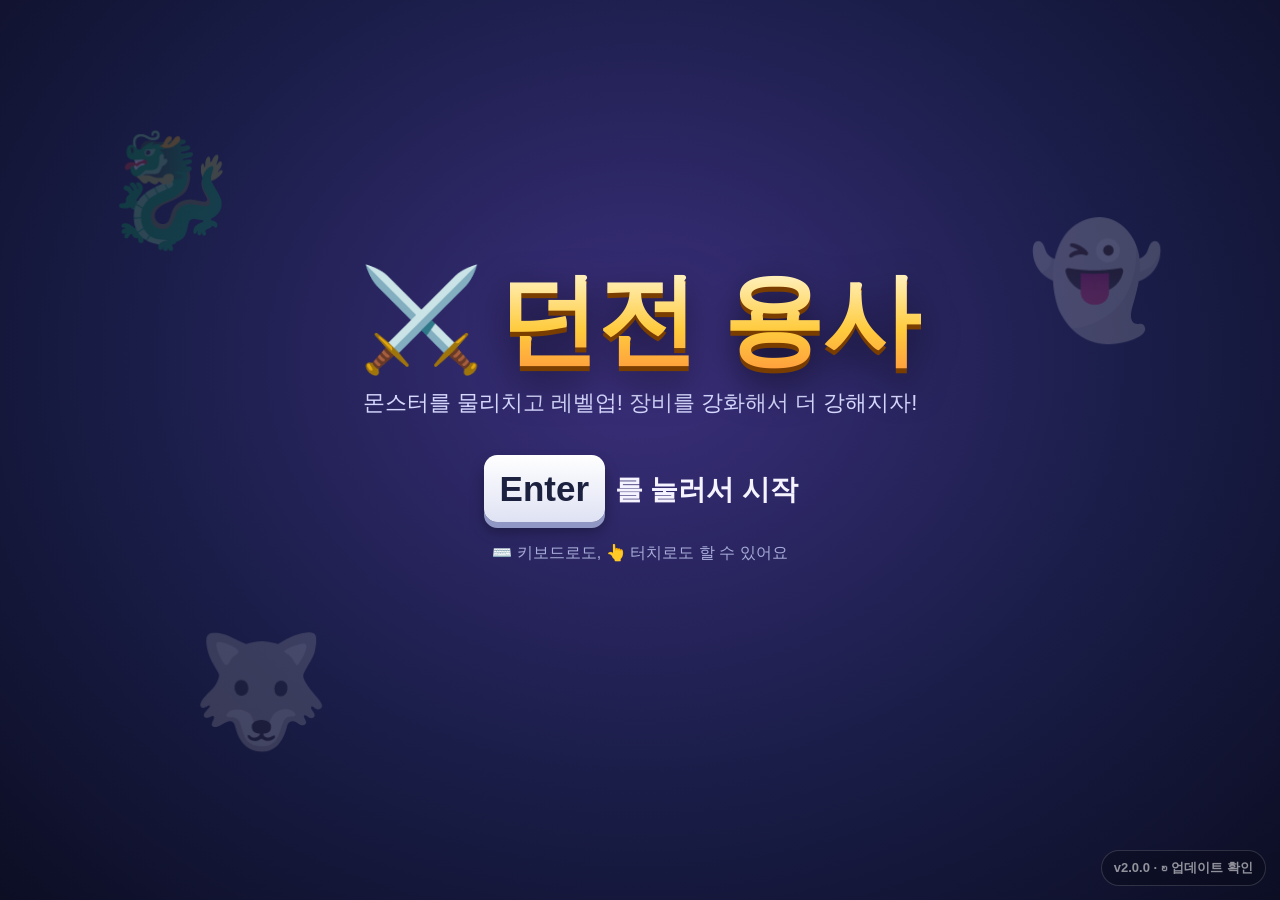
<file: index.html>
<!doctype html>
<html lang="ko">
<head>
  <meta charset="utf-8">
  <meta name="viewport" content="width=device-width, initial-scale=1, maximum-scale=1, user-scalable=no, viewport-fit=cover">
  <title>던전 용사</title>
  <meta name="apple-mobile-web-app-capable" content="yes">
  <meta name="mobile-web-app-capable" content="yes">
  <meta name="apple-mobile-web-app-status-bar-style" content="black-translucent">
  <meta name="apple-mobile-web-app-title" content="던전 용사">
  <meta name="theme-color" content="#12152e">
  <link rel="apple-touch-icon" href="icons/icon-180.png">
  <link rel="icon" type="image/png" href="icons/icon-192.png">
  <link rel="manifest" href="manifest.webmanifest">
  <link rel="stylesheet" href="css/style.css">
</head>
<body>
  <canvas id="game"></canvas>
  <div id="hud" class="hidden"></div>
  <div id="ui"></div>
  <div id="overlay"></div>
  <div id="rotate-hint"><div>📱↻</div><p>휴대폰을 <b>가로로</b> 돌려 주세요</p><small>화면 회전 잠금이 켜져 있으면 제어 센터에서 꺼 주세요</small></div>
  <script type="module" src="js/main.js"></script>
</body>
</html>
</file>
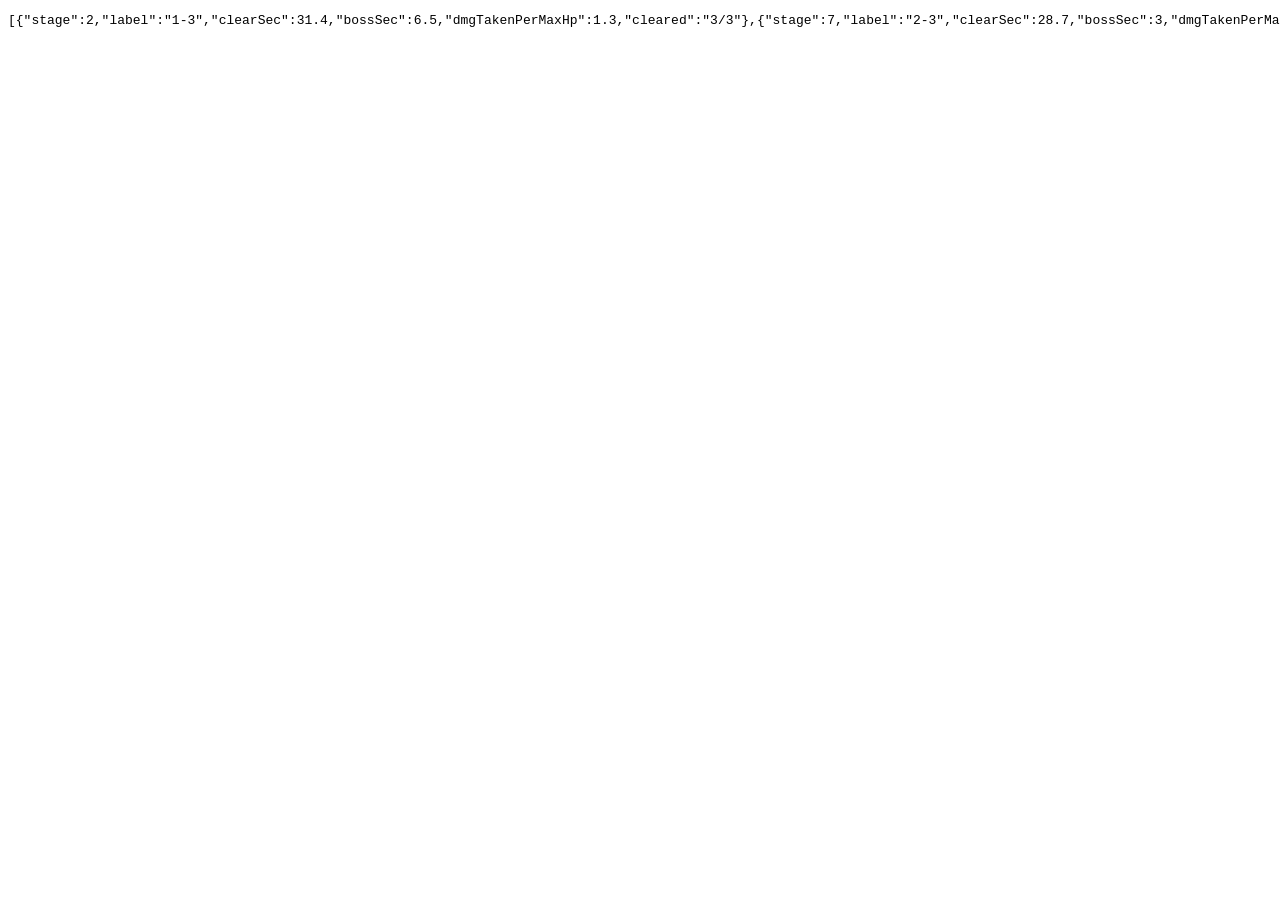
<file: tools/balance.html>
<!doctype html>
<html>
<head>
<meta charset="utf-8">
<title>balance</title>
</head>
<body>
<pre id="out">running...</pre>
<script type="module">
// Balance probe: a bot fights stages with a "typical" hero for that point in the game and
// reports clear time and damage taken (as a share of max HP).
//   ?base=<path to a game copy>   (default: this repo)  e.g. ../.balance-old for an older build
//   &gems=1                        give the hero the gems it would have collected by then
//   &hp=1.3&dmg=1.2&hpg=0.02&dmgg=0.01   try monster multipliers: x(hp + hpg*stage)
//   &hpall=1&dmgall=1&hpjump=1.5&dmgjump=1.4&hpgrow=1.08&dmggrow=1.1   try SCALE values (data.js)
//   &armorfx=0                     no armor bonus effects or armor gems (the pre-armor-effects baseline)
//   &stages=2,7,12,17,22&runs=3    stages are "effective": 25+ = 어려움, 50+ = 지옥
const q = new URLSearchParams(location.search);
const base = q.get('base') || '..';
const { Battle } = await import(`${base}/js/battle.js`);
const { input } = await import(`${base}/js/input.js`);
const { defaultSave } = await import(`${base}/js/save.js`);
const data = await import(`${base}/js/data.js`);
const gemsMod = q.get('gems') ? await import(`${base}/js/gems.js`) : null;
const itemsMod = await import(`${base}/js/items.js`).catch(() => null); // only builds with weapon/armor items
const stages = (q.get('stages') || '2,7,12,17,22').split(',').map(Number);
const runs = +(q.get('runs') || 3);
const hpK = +(q.get('hp') || 1), dmgK = +(q.get('dmg') || 1);
const hpG = +(q.get('hpg') || 0), dmgG = +(q.get('dmgg') || 0);
if (data.SCALE) {
  if (q.get('hpgrow')) data.SCALE.hpGrowth = +q.get('hpgrow');
  if (q.get('dmggrow')) data.SCALE.dmgGrowth = +q.get('dmggrow');
  if (q.get('hpall')) data.SCALE.hpAll = +q.get('hpall');
  if (q.get('dmgall')) data.SCALE.dmgAll = +q.get('dmgall');
  if (q.get('hpjump')) data.SCALE.hpJump = +q.get('hpjump');
  if (q.get('dmgjump')) data.SCALE.dmgJump = +q.get('dmgjump');
}
const PER_TIER = 25;
const stageOf = e => (itemsMod ? data.stageInfo(e % PER_TIER, Math.floor(e / PER_TIER)) : data.stageInfo(e));

const SPEND = ['q', 'e', 'atk', 'r', 'w'];
function typicalSave(i) {
  const s = defaultSave();
  s.level = Math.min(data.MAX_LEVEL, 1 + Math.round(i * 1.1));
  s.tutorialDone = true;
  s.cleared = itemsMod ? [Math.min(i, 24), i >= 25 ? Math.min(i - 25, 24) : -1, i >= 50 ? i - 50 : -1] : i;
  s.gear = { weapon: i, armor: i, boots: Math.min(10, Math.floor(i / 2)), ring: Math.min(15, Math.floor(i / 2)) };
  if (itemsMod) {
    // the weapons and armor that would have dropped so far; the strongest of each, enhanced to +4
    for (let j = 0; j < i; j++) {
      for (const it of itemsMod.rollEquipment(s, stageOf(j), j % 5 === 4)) (itemsMod.isWeapon(it) ? s.weapons : s.armors).push(it);
    }
    const at4 = it => ({ ...it, up: 4 });
    const w = s.weapons.reduce((a, b) => (data.weaponPower(at4(b)) > data.weaponPower(at4(a)) ? b : a));
    const a = s.armors.reduce((x, y) => (data.armorHp(at4(y)) > data.armorHp(at4(x)) ? y : x));
    w.up = Math.min(4, data.ITEM_MAX_LEVEL - w.lv);
    a.up = Math.min(4, data.ITEM_MAX_LEVEL - a.lv);
    s.weaponId = w.id;
    s.armorId = a.id;
    if (q.get('armorfx') === '0') for (const x of s.armors) x.fx = []; // "before armor effects" baseline
  }
  const L = s.level;
  const passiveMax = data.PASSIVES ? data.PASSIVES.str.max : 10;
  s.skills = { atk: 1, q: L >= 2 ? 1 : 0, w: L >= 4 ? 1 : 0, e: L >= 6 ? 1 : 0, r: L >= 9 ? 1 : 0, hp: 0, str: 0 };
  let sp = L - 1;
  for (let guard = 0; sp > 0 && guard < 200; guard++) {
    const id = SPEND.find(k => s.skills[k] > 0 && s.skills[k] < 5);
    if (id) s.skills[id]++;
    else if (s.skills.str < passiveMax) s.skills.str++;
    else if (s.skills.hp < passiveMax) s.skills.hp++;
    sp--;
  }
  if (gemsMod && s.gems) {
    // one gem per stage cleared so far, best ones socketed (Q, E, R, Space, W)
    for (let j = 0; j < i; j++) s.gems.push(gemsMod.rollGem(s, itemsMod ? stageOf(j).lootWorld : Math.floor(j / 5), j % 5 === 4));
    const best = [...s.gems].sort((a, b) => b.g - a.g);
    const order = ['q', 'e', 'r', 'atk', 'w', 'armor'].filter(id => id === 'armor' ? !!s.armors && q.get('armorfx') !== '0' : s.skills[id] > 0);
    let k = 0;
    const socketsOf = id => (id === 'atk' && s.weapons ? s.weapons.find(w => w.id === s.weaponId).sockets
      : id === 'armor' ? s.armors.find(a => a.id === s.armorId).sockets : s.sockets[id]);
    for (let slot = 0; slot < 3; slot++) for (const id of order) if (k < best.length) socketsOf(id)[slot] = best[k++].id;
  }
  return s;
}

const ARROWS = ['ArrowLeft', 'ArrowRight', 'ArrowUp', 'ArrowDown'];
function drive(b) {
  const p = b.player;
  let best = null, bd = Infinity;
  for (const e of b.enemies) {
    if (e.dead) continue;
    const d = Math.hypot(e.x - p.x, e.y - p.y);
    if (d < bd) { bd = d; best = e; }
  }
  for (const k of ARROWS) input.simulateUp(k);
  if (best) {
    const dx = best.x - p.x, dy = best.y - p.y;
    if (dx < -8) input.simulateDown('ArrowLeft');
    if (dx > 8) input.simulateDown('ArrowRight');
    if (dy < -8) input.simulateDown('ArrowUp');
    if (dy > 8) input.simulateDown('ArrowDown');
  }
  // like a kid: let go of Space when stamina/arrows/mana run out, press again once it's full
  if (b.res && b.res.empty) input.simulateUp('Space');
  else input.simulateDown('Space');
  for (const k of ['KeyQ', 'KeyW', 'KeyE', 'KeyR']) {
    input.simulateUp(k);
    if (Math.random() < 0.03) input.simulateDown(k);
  }
}

function fight(i) {
  let ended = false;
  const save = typicalSave(i);
  const game = { save, inputMode: 'keyboard', testGod: true, persist() {}, showSkillIntro() {}, onBattleEnd() { ended = true; } };
  const b = itemsMod ? new Battle(game, i % PER_TIER, Math.floor(i / PER_TIER)) : new Battle(game, i);
  b.stage.hpMul *= hpK + hpG * i;
  b.stage.dmgMul *= dmgK + dmgG * i;
  let taken = 0;
  b.damagePlayer = raw => { // count damage, never die
    const p = b.player;
    if (b.state !== 'play' || p.inv > 0 || p.dash) return;
    taken += Math.max(1, Math.round((raw * 100) / (100 + b.stats.def)));
    p.inv = 0.8;
  };
  let t = 0, bossAt = null;
  while (!ended && t < 400) {
    drive(b);
    b.update(1 / 60);
    input.endFrame();
    t += 1 / 60;
    if (bossAt === null && b.boss && b.boss.spawnT <= 0) bossAt = t;
    if (b.state === 'clear') break;
  }
  for (const k of [...ARROWS, 'Space']) input.simulateUp(k);
  // bossSec = how long the stage-end boss survived: the clearest measure of hero damage
  return { t, bossSec: bossAt === null ? 0 : t - bossAt, hpShare: taken / b.stats.maxHp, cleared: b.state === 'clear' };
}

const rows = [];
for (const i of stages) {
  let t = 0, bs = 0, h = 0, c = 0;
  for (let r = 0; r < runs; r++) {
    const res = fight(i);
    t += res.t;
    bs += res.bossSec;
    h += res.hpShare;
    c += res.cleared ? 1 : 0;
  }
  rows.push({ stage: i, label: stageOf(i).fullLabel || stageOf(i).label, clearSec: +(t / runs).toFixed(1), bossSec: +(bs / runs).toFixed(1), dmgTakenPerMaxHp: +(h / runs).toFixed(2), cleared: `${c}/${runs}` });
}
document.getElementById('out').textContent = JSON.stringify(rows);
document.title = 'done';
</script>
</body>
</html>
</file>
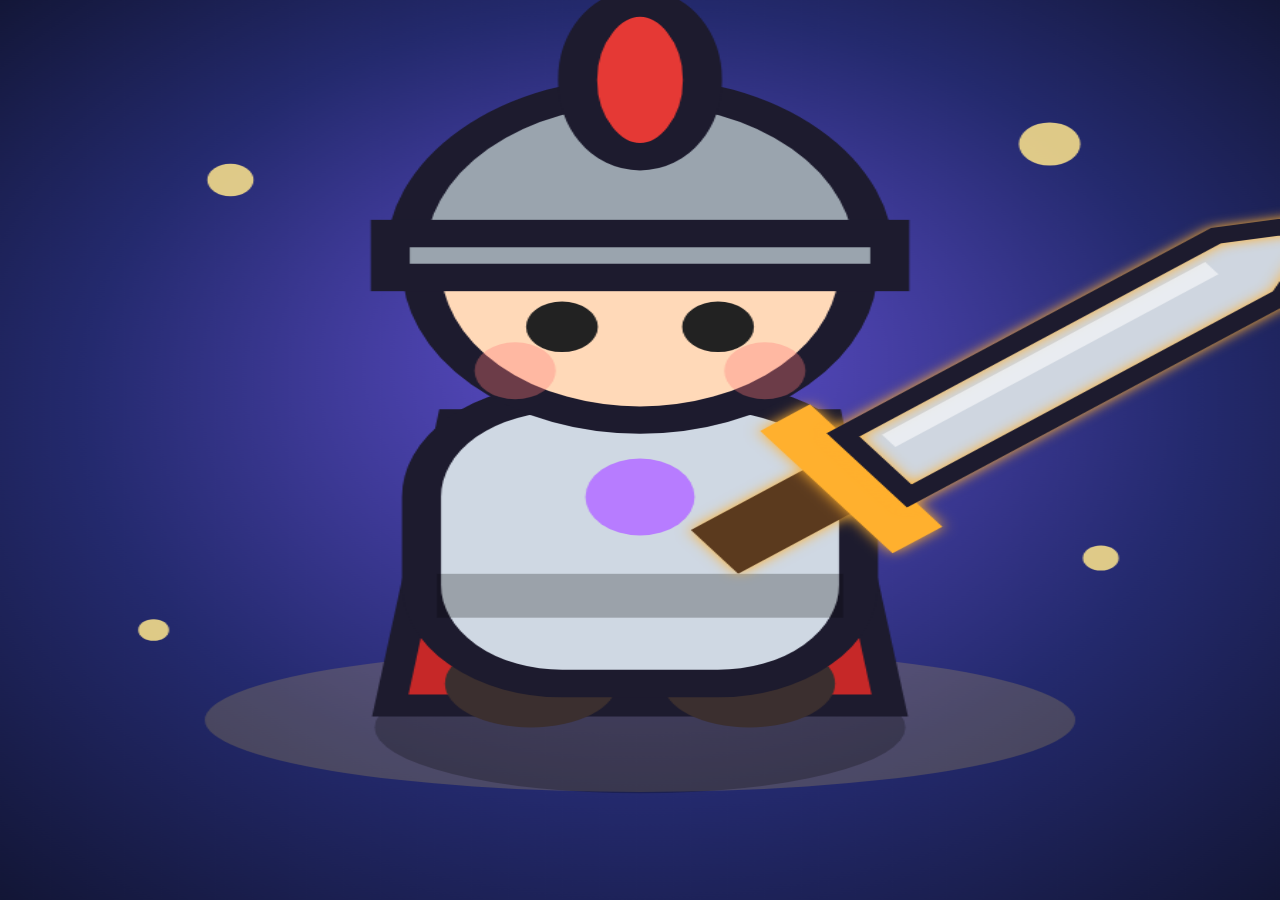
<file: tools/icon.html>
<!doctype html>
<html>
<head>
<meta charset="utf-8">
<title>icon</title>
<style>html,body{margin:0;background:#000;overflow:hidden}canvas{display:block;width:100vw;height:100vh}</style>
</head>
<body>
<canvas id="c"></canvas>
<script type="module">
// App icon renderer: screenshot this page at 512x512 / 192x192 / 180x180.
import { drawHero } from '../js/hero.js';

const c = document.getElementById('c');
const n = Math.min(innerWidth, innerHeight);
c.width = c.height = n;
const ctx = c.getContext('2d');

const g = ctx.createRadialGradient(n * 0.5, n * 0.38, n * 0.05, n * 0.5, n * 0.5, n * 0.75);
g.addColorStop(0, '#5a4bc4');
g.addColorStop(0.55, '#242a6e');
g.addColorStop(1, '#10132e');
ctx.fillStyle = g;
ctx.fillRect(0, 0, n, n);

// sparkles
ctx.fillStyle = 'rgba(255,230,140,.85)';
for (const [x, y, r] of [[0.18, 0.2, 0.018], [0.82, 0.16, 0.024], [0.86, 0.62, 0.014], [0.12, 0.7, 0.012]]) {
  ctx.beginPath();
  ctx.arc(x * n, y * n, r * n, 0, Math.PI * 2);
  ctx.fill();
}

// ground glow
ctx.fillStyle = 'rgba(255,213,79,.18)';
ctx.beginPath();
ctx.ellipse(n * 0.5, n * 0.8, n * 0.34, n * 0.08, 0, 0, Math.PI * 2);
ctx.fill();

const s = n / 82;
ctx.setTransform(s, 0, 0, s, n * 0.5, n * 0.54);
const p = { x: 0, y: 0, face: { x: 0, y: 1 }, faceAngle: -1.15, moving: false, walkT: 0, inv: 0, swing: 0, swingAngle: 0, spin: 0, dash: null };
drawHero(ctx, p, { g: 2, lv: 40, up: 5 }, 0, { cat: 'sword', g: 3, lv: 30, up: 5 });
document.title = 'ready';
</script>
</body>
</html>
</file>
<file: css/style.css>
:root {
  --bg: #12152e;
  --panel: rgba(28, 33, 80, 0.94);
  --line: #3a4290;
  --item: #262c66;
  --item-sel: #353d8e;
  --text: #f5f3ff;
  --muted: #a8acd8;
  --gold: #ffd54f;
  --good: #6ef08f;
  --bad: #ff6b7a;
  --move: #4fb4ff;
  --atk: #5be37d;
  --skill: #ff9a3d;
  --sys: #ff6b7a;
  --ok: #b48cff;
  --item-key: #2fd3c0;
  --font: -apple-system, BlinkMacSystemFont, "Apple SD Gothic Neo", "Malgun Gothic", "Noto Sans KR", sans-serif;
  --safe-t: max(12px, env(safe-area-inset-top));
  --safe-b: max(14px, env(safe-area-inset-bottom));
  --safe-l: max(14px, env(safe-area-inset-left));
  --safe-r: max(14px, env(safe-area-inset-right));
}

* { box-sizing: border-box; -webkit-tap-highlight-color: transparent; }

html, body {
  margin: 0;
  height: 100%;
  background: var(--bg);
  color: var(--text);
  font-family: var(--font);
  overflow: hidden;
  overscroll-behavior: none;
  touch-action: manipulation;
  -webkit-user-select: none;
  user-select: none;
  -webkit-touch-callout: none;
  -webkit-text-size-adjust: 100%;
}

.hidden { display: none !important; }

#game { position: fixed; inset: 0; width: 100%; height: 100%; display: block; }
#ui, #overlay { position: fixed; inset: 0; pointer-events: none; }
#ui > *, #overlay > * { pointer-events: auto; }

h2 { margin: 0 0 14px; font-size: 26px; font-weight: 900; }

/* ---- keycaps ------------------------------------------------------------ */

.kc {
  display: inline-flex;
  align-items: center;
  justify-content: center;
  min-width: 1.9em;
  height: 1.9em;
  padding: 0 0.45em;
  margin: 0 2px;
  border-radius: 0.38em;
  background: linear-gradient(#ffffff, #dfe2f3);
  color: #1d2140;
  font-weight: 800;
  font-size: 0.85em;
  line-height: 1;
  box-shadow: 0 0.17em 0 #9097c4, 0 0.25em 0.4em rgba(0, 0, 0, 0.35);
  vertical-align: middle;
  position: relative;
  top: -0.08em;
  white-space: nowrap;
}
.kc.wide { min-width: 4.6em; }
.kc.big { font-size: 1.25em; }

/* ---- screens ------------------------------------------------------------- */

.screen {
  position: fixed;
  inset: 0;
  display: flex;
  flex-direction: column;
  align-items: center;
  justify-content: center;
  padding: var(--safe-t) var(--safe-r) calc(var(--safe-b) + 54px) var(--safe-l);
  background: radial-gradient(ellipse at 50% 30%, #2b3274 0%, #171a40 60%, #0e1028 100%);
}
.screen.dim {
  background: rgba(8, 10, 25, 0.6);
  -webkit-backdrop-filter: blur(3px);
  backdrop-filter: blur(3px);
}

.panel {
  background: var(--panel);
  border: 2px solid var(--line);
  border-radius: 22px;
  box-shadow: 0 20px 60px rgba(0, 0, 0, 0.45), inset 0 1px 0 rgba(255, 255, 255, 0.08);
  padding: 22px 28px;
  max-width: 100%;
  max-height: 100%;
  overflow: auto;
}

.hintbar {
  position: absolute;
  bottom: var(--safe-b);
  left: 50%;
  transform: translateX(-50%);
  display: flex;
  gap: 10px;
  align-items: center;
  color: #d0d3f5;
  font-size: 15px;
  font-weight: 600;
  background: rgba(0, 0, 0, 0.35);
  padding: 8px 18px;
  border-radius: 999px;
  white-space: nowrap;
}
.hintbar i { opacity: 0.45; font-style: normal; }

/* ---- lists / menus ------------------------------------------------------- */

.list { display: flex; flex-direction: column; gap: 10px; }

.item {
  display: flex;
  align-items: center;
  gap: 14px;
  padding: 12px 16px;
  background: var(--item);
  border: 2px solid transparent;
  border-radius: 14px;
  cursor: pointer;
  position: relative;
  transition: transform 0.08s, background 0.12s;
}
.item.sel {
  background: var(--item-sel);
  border-color: var(--gold);
  transform: translateX(4px);
  box-shadow: 0 0 0 3px rgba(255, 213, 79, 0.15);
}
.item.sel::before {
  content: '▶';
  position: absolute;
  left: -20px;
  color: var(--gold);
  font-size: 13px;
  animation: nudge 0.6s infinite alternate;
}
.item .ico { font-size: 30px; width: 42px; text-align: center; flex-shrink: 0; }
.item .mid { flex: 1; min-width: 0; }
.item .name { font-weight: 800; font-size: 19px; }
.item .name small { font-weight: 600; color: var(--muted); font-size: 13px; margin-left: 6px; }
.item .desc { color: var(--muted); font-size: 14px; margin-top: 3px; }
.item .desc b { color: var(--good); }
.item .next { color: #8a90c6; font-size: 13px; margin-top: 2px; }
.item .cost { font-weight: 800; font-size: 17px; color: var(--gold); white-space: nowrap; }
.item .cost.poor { color: var(--bad); }
.item .cost.max { color: var(--muted); }
.item.locked { opacity: 0.55; }
.item .badge {
  background: var(--bad);
  color: #fff;
  font-weight: 900;
  border-radius: 999px;
  min-width: 30px;
  height: 30px;
  display: flex;
  align-items: center;
  justify-content: center;
  animation: pop 0.8s infinite alternate;
}
.item .keycol { width: 78px; text-align: center; flex-shrink: 0; font-size: 18px; }
.list.compact .item { padding: 12px 18px; }
.list.compact .name { text-align: center; }

.item.flash { animation: flash 0.6s; }
.shake { animation: shake 0.35s; }

.msg { min-height: 24px; margin-top: 12px; text-align: center; font-weight: 800; color: var(--good); opacity: 0; }
.msg.show { animation: msg 2.6s forwards; }
.msg.bad { color: var(--bad); }

.tip { color: var(--muted); font-size: 14px; text-align: center; margin: 12px 0 0; }

/* ---- bars ---------------------------------------------------------------- */

.bar { position: relative; height: 16px; width: 100%; border-radius: 8px; background: rgba(0, 0, 0, 0.45); overflow: hidden; }
.bar i { position: absolute; left: 0; top: 0; bottom: 0; border-radius: 8px; transition: width 0.15s; }
.bar span { position: relative; display: block; text-align: center; font-size: 11px; line-height: 16px; font-weight: 800; text-shadow: 0 1px 2px #000; white-space: nowrap; }
.bar.hp i { background: linear-gradient(#ff8f8f, #e53950); }
.bar.xp i { background: linear-gradient(#9be7ff, #3d8bff); }
.bar.prog i { background: linear-gradient(#ffe38a, #f5a623); }
.bar.res i { background: var(--rc, #ffd54f); transition: none; }
.bar.res.empty i { animation: blink 0.5s infinite; background: #ff5c6c; }

/* ---- title ---------------------------------------------------------------- */

.title-screen { background: radial-gradient(ellipse at 50% 40%, #3b2f7c 0%, #1a1d48 55%, #0c0e24 100%); cursor: pointer; }
.title-box { text-align: center; position: relative; z-index: 1; }
.logo { margin: 0; font-size: clamp(48px, 9vw, 100px); font-weight: 900; letter-spacing: -1px; line-height: 1.1; }
.logo-ico { display: inline-block; margin-right: 0.15em; animation: bob 1.6s ease-in-out infinite alternate; }
.logo-text {
  background: linear-gradient(#fff8d6, #ffcb3d 60%, #ff9a3d);
  -webkit-background-clip: text;
  background-clip: text;
  color: transparent;
  filter: drop-shadow(0 5px 0 #7a3d00) drop-shadow(0 12px 18px rgba(0, 0, 0, 0.5));
}
.sub { color: #d6d8ff; font-size: clamp(16px, 2.2vw, 22px); margin: 14px 0 0; }
.press { margin-top: 40px; font-size: clamp(20px, 2.6vw, 28px); font-weight: 800; animation: blink 1.2s infinite; }
.note { color: var(--muted); margin-top: 18px; }
.install { margin-top: 10px; background: rgba(255, 255, 255, 0.08); padding: 10px 16px; border-radius: 12px; display: inline-block; color: #d6d8ff; }
.version {
  position: absolute;
  right: var(--safe-r);
  bottom: var(--safe-b);
  padding: 8px 12px;
  border: 1px solid rgba(255, 255, 255, 0.15);
  border-radius: 999px;
  background: rgba(0, 0, 0, 0.2);
  color: rgba(255, 255, 255, 0.55);
  font: 700 13px var(--font);
  cursor: pointer;
  touch-action: manipulation;
}
.title-float { position: absolute; font-size: clamp(60px, 10vw, 110px); opacity: 0.22; animation: float 6s ease-in-out infinite; }
.title-float.a { left: 8%; top: 14%; }
.title-float.b { right: 9%; top: 24%; animation-delay: -2s; }
.title-float.c { left: 15%; bottom: 16%; animation-delay: -4s; }

/* ---- save slots ---------------------------------------------------------- */

.slots-panel { width: min(900px, 100%); text-align: center; }
.slot-row { display: grid; grid-template-columns: repeat(3, 1fr); gap: 16px; }
.slot {
  position: relative;
  display: flex;
  flex-direction: column;
  align-items: center;
  gap: 4px;
  min-height: 300px;
  padding: 16px 12px 14px;
  border-radius: 18px;
  background: var(--item);
  border: 3px solid transparent;
  cursor: pointer;
  transition: transform 0.08s;
}
.slot.sel { border-color: var(--gold); background: var(--item-sel); transform: translateY(-4px); box-shadow: 0 0 0 4px rgba(255, 213, 79, 0.18); }
.slot-no { font-weight: 900; color: var(--muted); font-size: 15px; }
.slot .portrait { width: 110px; height: 110px; }
.slot-title { font-size: 24px; font-weight: 900; color: var(--gold); }
.slot-sub { font-size: 14px; color: #d7d9ff; }
.slot-time { font-size: 12px; color: var(--muted); margin-top: 2px; }
.slot.empty { justify-content: center; border-style: dashed; border-color: rgba(255, 255, 255, 0.18); }
.slot.empty.sel { border-color: var(--gold); }
.slot.empty .slot-title { color: var(--text); }
.slot-new { font-size: 54px; margin: 6px 0; }
.slot-del {
  margin-top: auto;
  padding: 6px 14px;
  border-radius: 999px;
  border: 1px solid rgba(255, 107, 122, 0.5);
  background: rgba(255, 107, 122, 0.12);
  color: #ffb3bc;
  font: 700 13px var(--font);
  cursor: pointer;
  touch-action: manipulation;
}
.slot-tag { font-size: 14px; font-weight: 700; color: var(--muted); margin-left: 6px; }

.confirm { position: absolute; inset: 0; z-index: 5; display: flex; align-items: center; justify-content: center; padding: 16px; background: rgba(5, 6, 20, 0.6); }
.confirm-panel { width: min(460px, 100%); text-align: center; background: #1f2457; }
.confirm-panel p { color: var(--muted); margin: 0 0 16px; }
.item.danger.sel { border-color: var(--bad); box-shadow: 0 0 0 3px rgba(255, 107, 122, 0.2); }
.item.danger .name { color: #ffb3bc; }

/* ---- town ---------------------------------------------------------------- */

.town-panel { display: flex; gap: 26px; align-items: stretch; width: min(920px, 100%); }
.hero-card {
  width: 290px;
  flex-shrink: 0;
  background: rgba(0, 0, 0, 0.2);
  border-radius: 18px;
  padding: 14px 16px 16px;
  display: flex;
  flex-direction: column;
  align-items: center;
  gap: 6px;
}
.portrait { width: 140px; height: 140px; display: block; }
.hero-lv { font-size: 26px; font-weight: 900; color: var(--gold); }
.stats { display: grid; grid-template-columns: 1fr 1fr; gap: 6px 12px; width: 100%; font-size: 14px; margin-top: 8px; color: var(--muted); white-space: nowrap; }
.stats b { color: var(--text); }
.gear-mini { width: 100%; margin-top: 8px; font-size: 13px; color: #c9cbf0; display: grid; gap: 4px; border-top: 1px solid rgba(255, 255, 255, 0.1); padding-top: 10px; }
.town-menu { flex: 1; min-width: 0; padding-left: 14px; }

/* ---- stage select -------------------------------------------------------- */

.stages-panel { width: min(900px, 100%); }
.world-row { display: grid; grid-template-columns: 120px repeat(5, 1fr); gap: 10px; align-items: center; margin-bottom: 10px; }
.world-name { font-weight: 800; color: #d7d9ff; font-size: 15px; }
.tile {
  height: 58px;
  border-radius: 12px;
  background: var(--item);
  display: flex;
  flex-direction: column;
  align-items: center;
  justify-content: center;
  border: 2px solid transparent;
  position: relative;
  cursor: pointer;
  transition: transform 0.08s;
}
.tile b { font-size: 18px; }
.tile .mark { font-size: 13px; height: 16px; line-height: 16px; }
.tile.boss { background: #3d2b62; }
.tile .boss-ico { position: absolute; top: -10px; right: -6px; font-size: 24px; }
.tile.locked { opacity: 0.45; }
.tile.sel { border-color: var(--gold); background: var(--item-sel); transform: scale(1.07); box-shadow: 0 0 0 4px rgba(255, 213, 79, 0.2); opacity: 1; }
.stage-info { margin-top: 14px; background: rgba(0, 0, 0, 0.22); border-radius: 14px; padding: 12px 16px; display: flex; flex-wrap: wrap; gap: 6px 20px; align-items: baseline; min-height: 52px; color: #d7d9ff; }
.stage-info b { font-size: 19px; color: var(--text); }
.stage-info em { font-style: normal; font-weight: 900; }
.stage-info em.ok { color: var(--good); }
.stage-info em.low { color: var(--bad); }

/* ---- smithy / skills ----------------------------------------------------- */

.shop-panel { width: min(840px, 100%); }
.shop-head { display: flex; justify-content: space-between; align-items: center; margin-bottom: 16px; gap: 12px; }
.shop-head h2 { margin: 0; }
.gold-chip { background: rgba(0, 0, 0, 0.3); padding: 8px 16px; border-radius: 999px; font-weight: 900; font-size: 18px; color: var(--gold); white-space: nowrap; }
.gold-chip.sp { color: #e3c8ff; }
.skills .list { gap: 8px; }
.skills .item { padding: 7px 14px; }
.skills .item .desc { font-size: 13px; margin-top: 1px; }
.skills .item .next { font-size: 12px; margin-top: 0; }
.skills .tip { margin-top: 8px; }
.shop-body { display: flex; gap: 20px; }
.shop-body .list { flex: 1; min-width: 0; }
.portrait-box { width: 170px; flex-shrink: 0; text-align: center; color: var(--muted); font-size: 13px; background: rgba(0, 0, 0, 0.2); border-radius: 16px; padding: 12px; display: flex; flex-direction: column; align-items: center; justify-content: center; }
.portrait-box p { margin: 8px 0 0; }

/* ---- gems ---------------------------------------------------------------- */

.gem-ico {
  display: inline-block;
  flex-shrink: 0;
  width: 18px;
  height: 18px;
  margin: 3px;
  border-radius: 4px;
  transform: rotate(45deg);
  background: var(--gc);
  box-shadow: inset 4px 4px 0 rgba(255, 255, 255, 0.5), inset -3px -3px 0 rgba(0, 0, 0, 0.25), 0 0 10px var(--gc);
  vertical-align: middle;
}
.gem-ico.big { width: 34px; height: 34px; margin: 8px; border-radius: 7px; }
.grade { font-weight: 900; }

.gems-panel { width: min(980px, 100%); }
.gems-body { display: grid; grid-template-columns: 1.3fr 1fr; gap: 18px; align-items: start; }
.socket-list { display: flex; flex-direction: column; gap: 8px; }
.srow { display: flex; align-items: center; gap: 12px; padding: 8px 12px; border-radius: 14px; background: var(--item); border: 2px solid transparent; }
.srow.cur { border-color: rgba(255, 213, 79, 0.45); background: var(--item-sel); }
.srow.locked { opacity: 0.5; }
.srow .sk { flex: 1; min-width: 0; }
.sk-name { display: flex; align-items: center; gap: 6px; font-weight: 800; font-size: 16px; white-space: nowrap; }
.sk-name .ico { font-size: 22px; }
.sk-bonus { font-size: 12px; color: var(--good); margin-top: 3px; white-space: nowrap; overflow: hidden; text-overflow: ellipsis; }
.sk-bonus.none { color: var(--muted); }
.sockets { display: flex; gap: 8px; }
.socket {
  width: 48px;
  height: 48px;
  border-radius: 12px;
  border: 2px dashed rgba(255, 255, 255, 0.28);
  background: rgba(0, 0, 0, 0.25);
  display: flex;
  align-items: center;
  justify-content: center;
  color: var(--muted);
  font-size: 22px;
  cursor: pointer;
  touch-action: manipulation;
}
.socket.filled { border-style: solid; border-color: rgba(255, 255, 255, 0.35); }
.socket.sel { border: 3px solid var(--gold); box-shadow: 0 0 0 3px rgba(255, 213, 79, 0.25); }
.gem-side { background: rgba(0, 0, 0, 0.22); border-radius: 16px; padding: 14px; display: flex; flex-direction: column; gap: 10px; max-height: 440px; overflow: auto; }
.side-title { font-weight: 900; font-size: 17px; }
.side-sub { font-size: 13px; color: #c9cbf0; }
.gem-side .tip { text-align: left; margin: 0; }
.empty-socket { padding: 18px; border: 2px dashed rgba(255, 255, 255, 0.2); border-radius: 14px; text-align: center; color: var(--muted); }
.gem-card { display: flex; align-items: center; gap: 12px; padding: 10px 14px; border-radius: 14px; border: 2px solid var(--gc); background: rgba(0, 0, 0, 0.25); }
.gem-card .fx { font-weight: 800; font-size: 17px; margin-top: 2px; }
.pick-list { display: flex; flex-direction: column; gap: 8px; }
.pick-row { display: flex; align-items: center; gap: 10px; padding: 10px 12px; border-radius: 12px; background: var(--item); border: 2px solid transparent; cursor: pointer; touch-action: manipulation; }
.pick-row.sel { border-color: var(--gold); background: var(--item-sel); }
.pick-mid { flex: 1; min-width: 0; font-size: 14px; }
.sell { padding: 6px 10px; border-radius: 999px; border: 1px solid rgba(255, 213, 79, 0.5); background: rgba(255, 213, 79, 0.1); color: var(--gold); font: 700 12px var(--font); cursor: pointer; white-space: nowrap; touch-action: manipulation; }
.weapon-list { max-height: 460px; overflow: auto; padding: 2px; }
.weapon-row { align-items: center; }
.w-ico { font-size: 28px; width: 36px; text-align: center; flex-shrink: 0; }
.w-sub { font-size: 12px; color: var(--muted); margin-top: 2px; }
.w-sockets { display: flex; gap: 2px; flex-shrink: 0; }
.gem-ico.mini { width: 10px; height: 10px; margin: 3px; border-radius: 2px; }
.gem-empty { display: inline-block; width: 10px; height: 10px; margin: 3px; border-radius: 2px; border: 1px dashed rgba(255, 255, 255, 0.35); transform: rotate(45deg); vertical-align: middle; }
.tag { display: inline-block; margin-left: 6px; padding: 1px 7px; border-radius: 999px; font-size: 11px; font-weight: 800; vertical-align: middle; }
.tag.on { background: rgba(110, 240, 143, 0.18); color: var(--good); }
.tag.new { background: var(--bad); color: #fff; }
.weapon-card { display: flex; align-items: center; gap: 12px; padding: 10px 14px; border-radius: 14px; border: 2px solid var(--gc); background: rgba(0, 0, 0, 0.25); }
.w-big { font-size: 44px; }
.side-sub.up { color: var(--good); font-weight: 800; }
.side-sub.down { color: var(--bad); font-weight: 800; }
.side-sub.on { color: var(--good); }
.gem-side .btn-row { margin-top: 4px; justify-content: flex-start; flex-wrap: wrap; }
.gem-side .btn { padding: 10px 16px; font-size: 16px; }
.sound-btn { margin-left: 10px; padding: 5px 12px; border-radius: 999px; border: 1px solid var(--line); background: var(--item); color: var(--text); font: 700 13px var(--font); cursor: pointer; vertical-align: middle; touch-action: manipulation; }

.tier-tabs { display: flex; gap: 6px; flex-wrap: wrap; }
.tier-tab { padding: 7px 14px; border-radius: 999px; border: 2px solid var(--line); background: var(--item); color: var(--muted); font: 800 15px var(--font); cursor: pointer; touch-action: manipulation; white-space: nowrap; }
.tier-tab.on { border-color: var(--tc); color: var(--text); background: var(--item-sel); box-shadow: 0 0 0 3px rgba(255, 255, 255, 0.06); }
.tier-tab.locked { opacity: 0.5; }
.stages .shop-head h2, .weapons .shop-head h2 { margin: 0; }

.head-right { display: flex; align-items: center; gap: 10px; }
.fuse-btn { padding: 8px 14px; border-radius: 999px; border: 2px solid var(--line); background: var(--item); color: var(--text); font: 800 15px var(--font); cursor: pointer; touch-action: manipulation; white-space: nowrap; }
.fuse-btn.on { border-color: var(--gold); background: var(--item-sel); }
.fuse-row.off { opacity: 0.6; }
.fuse-row .grade { margin: 0 2px; }
.fuse-why { font-size: 12px; color: var(--bad); margin-top: 3px; }
.fuse-cost { font-weight: 800; color: var(--gold); white-space: nowrap; }
.confirm-panel p { line-height: 1.6; }
.rewards .gem-line { border: 1px solid var(--gc); background: rgba(0, 0, 0, 0.25); display: flex; align-items: center; gap: 6px; }
.next.gem-bonus { color: var(--good); }

/* ---- keyboard guide ------------------------------------------------------ */

.guide-panel { width: min(1000px, 100%); }
.guide-panel h2 { text-align: center; }
.legend { display: flex; flex-wrap: wrap; gap: 8px; margin-bottom: 16px; justify-content: center; }
.chip { display: inline-flex; align-items: center; gap: 2px; white-space: nowrap; padding: 6px 12px; border-radius: 999px; background: rgba(0, 0, 0, 0.25); font-weight: 700; font-size: 15px; border: 2px solid; }
.chip .kc { top: 0; margin-right: 2px; }
.chip.c-move { border-color: var(--move); }
.chip.c-atk { border-color: var(--atk); }
.chip.c-skill { border-color: var(--skill); }
.chip.c-sys { border-color: var(--sys); }
.chip.c-ok { border-color: var(--ok); }
.chip.c-item { border-color: var(--item-key); }
.challenge { display: flex; justify-content: space-between; align-items: center; margin-top: 16px; font-size: 18px; gap: 12px; flex-wrap: wrap; }
.target-name { color: var(--gold); font-size: 24px; margin-left: 6px; }
.score { color: var(--muted); }
.score b { color: var(--good); font-size: 22px; }
.last-key { text-align: center; margin-top: 8px; color: var(--muted); min-height: 22px; }
.last-key b { color: var(--text); }

.kb {
  background: #262a40;
  border-radius: 16px;
  padding: 10px;
  display: flex;
  flex-direction: column;
  gap: 6px;
  box-shadow: inset 0 2px 0 rgba(255, 255, 255, 0.06), 0 8px 20px rgba(0, 0, 0, 0.4);
}
.kb-row { display: flex; gap: 6px; height: 46px; }
.kb-key {
  flex-basis: 0;
  min-width: 0;
  display: flex;
  align-items: center;
  justify-content: center;
  background: linear-gradient(#4a5072, #3a3f60);
  border-radius: 8px;
  color: #cfd3ef;
  font-weight: 800;
  font-size: 16px;
  box-shadow: 0 3px 0 #1f2235;
  position: relative;
}
.kb-key.small { font-size: 12px; }
.kb-spacer { flex-basis: 0; }
.kb-arrows { flex-basis: 0; display: flex; gap: 6px; }
.kb-arrows > .kb-key { flex: 1 1 0; }
.kb-arrows-mid { flex: 1 1 0; display: flex; flex-direction: column; gap: 3px; }
.kb-arrows-mid .kb-key { flex: 1 1 0; font-size: 12px; }
.kb-key.role-move { background: linear-gradient(#55b3f7, #2f7fc4); color: #fff; box-shadow: 0 3px 0 #1b4b74; }
.kb-key.role-atk { background: linear-gradient(#62df85, #2fa552); color: #fff; box-shadow: 0 3px 0 #1c6634; }
.kb-key.role-skill { background: linear-gradient(#ffad5c, #f07a1a); color: #fff; box-shadow: 0 3px 0 #8a430a; }
.kb-key.role-sys { background: linear-gradient(#ff8794, #d94456); color: #fff; box-shadow: 0 3px 0 #7c1f2b; }
.kb-key.role-ok { background: linear-gradient(#c4a2ff, #8e62e8); color: #fff; box-shadow: 0 3px 0 #4d2f8f; }
.kb-key.role-item { background: linear-gradient(#4fe3d1, #1ea996); color: #fff; box-shadow: 0 3px 0 #0f5f55; }
.kb-key.target { z-index: 1; outline: 3px solid var(--gold); outline-offset: 2px; animation: target 0.7s infinite alternate; }
.kb-key.hit { animation: keyhit 0.35s; }
.kb-key.good { animation: keygood 0.5s; }
.kb-key.wrong { animation: keywrong 0.45s; }
.kb.compact { gap: 4px; padding: 8px; border-radius: 12px; margin: 10px 0; }
.kb.compact .kb-row { height: 30px; gap: 4px; }
.kb.compact .kb-key { font-size: 12px; border-radius: 6px; }
.kb.compact .kb-key.small { font-size: 9px; }

/* ---- result / pause / popup ---------------------------------------------- */

.result-panel { width: min(580px, 100%); text-align: center; }
.result-panel h1 { margin: 0; font-size: 40px; font-weight: 900; }
.result-panel.win h1 { color: var(--gold); }
.result-panel.lose h1 { color: #ffb3bc; }
.stage-name { color: var(--muted); margin: 4px 0 16px; font-weight: 700; }
.rewards { list-style: none; padding: 0; margin: 0 0 14px; display: grid; gap: 8px; text-align: left; }
.rewards li { background: rgba(0, 0, 0, 0.22); padding: 10px 14px; border-radius: 12px; font-size: 17px; }
.rewards li b { color: var(--gold); }
.rewards li small { color: var(--muted); }
.rewards .lvup { background: rgba(255, 213, 79, 0.14); border: 1px solid rgba(255, 213, 79, 0.45); }
.result-panel .list { margin-top: 16px; }

.pause-panel { width: min(460px, 100%); text-align: center; }
.pause-panel .desc { text-align: center; }

.popup {
  position: fixed;
  inset: 0;
  display: flex;
  align-items: center;
  justify-content: center;
  padding: 16px;
  background: rgba(5, 6, 20, 0.55);
}
.popup-panel { width: min(660px, 100%); text-align: center; background: #1f2457; animation: popin 0.4s cubic-bezier(0.2, 1.6, 0.4, 1); }
.pop-title { font-size: 28px; font-weight: 900; color: var(--gold); }
.pop-skill { display: flex; align-items: center; justify-content: center; gap: 12px; font-size: 30px; margin: 12px 0 4px; }
.big-ico { font-size: 54px; }
.pop-desc { color: var(--muted); margin: 0; }
.pop-ask { font-size: 21px; font-weight: 800; margin: 12px 0 0; }
.pop-help { color: var(--muted); margin: 8px 0 0; }

/* ---- HUD ----------------------------------------------------------------- */

#hud { position: fixed; inset: 0; pointer-events: none; }
.glass {
  background: rgba(12, 14, 36, 0.62);
  border: 1px solid rgba(255, 255, 255, 0.14);
  border-radius: 14px;
  -webkit-backdrop-filter: blur(4px);
  backdrop-filter: blur(4px);
}
.hud-player { position: absolute; top: var(--safe-t); left: var(--safe-l); width: 260px; padding: 10px 12px; display: grid; gap: 6px; }
.hud-row { display: flex; justify-content: space-between; align-items: baseline; font-weight: 900; }
.hud-lv { color: var(--gold); font-size: 20px; }
.hud-buffs { display: flex; gap: 6px; min-height: 0; }
.hud-buffs:empty { display: none; }
.buff { padding: 2px 8px; border-radius: 999px; border: 1px solid var(--bc); background: rgba(0, 0, 0, 0.35); font-size: 13px; font-weight: 900; color: #fff; }
.hud-gold { font-size: 17px; }
.hud-stage { position: absolute; top: var(--safe-t); left: 50%; transform: translateX(-50%); width: min(380px, 38vw); padding: 8px 14px; text-align: center; display: grid; gap: 5px; }
.hud-stage-title { font-weight: 800; white-space: nowrap; overflow: hidden; text-overflow: ellipsis; }
.hud-stage.boss { border-color: rgba(255, 92, 108, 0.7); }
.hud-stage.boss .bar { height: 18px; }
.hud-stage.boss .bar i { background: linear-gradient(#ff7b7b, #c1121f); }
.hud-stage.boss .bar span { line-height: 18px; }

.hud-skills { position: absolute; bottom: calc(var(--safe-b) + 10px); left: 50%; transform: translateX(-50%); display: flex; gap: 12px; align-items: flex-end; }
.hud-skills .skill {
  width: 64px;
  height: 64px;
  border-radius: 14px;
  background: rgba(12, 14, 36, 0.78);
  border: 2px solid rgba(255, 255, 255, 0.25);
  position: relative;
  display: flex;
  align-items: center;
  justify-content: center;
}
.hud-skills .skill.wide { width: 112px; }
.hud-skills .skill .ico { font-size: 30px; }
.hud-skills .skill .cd { position: absolute; inset: 0; background: rgba(0, 0, 0, 0.68); border-radius: 12px; transform-origin: bottom; transform: scaleY(0); }
.hud-skills .skill .cdt { position: absolute; inset: 0; display: flex; align-items: center; justify-content: center; font-weight: 900; font-size: 24px; text-shadow: 0 2px 3px #000; }
.hud-skills .skill .kc { position: absolute; bottom: -12px; left: 50%; top: auto; transform: translateX(-50%); font-size: 13px; margin: 0; }
.hud-skills .skill .lock { display: none; position: absolute; inset: 0; align-items: center; justify-content: center; font-size: 11px; font-weight: 800; background: rgba(0, 0, 0, 0.55); border-radius: 12px; padding-bottom: 8px; }
.hud-skills .skill.locked .lock { display: flex; }
.hud-skills .skill.locked .ico { filter: grayscale(1); opacity: 0.45; }
.hud-skills .skill.locked .kc { opacity: 0.55; }
.hud-skills .skill.ready:not(.locked) { border-color: rgba(255, 213, 79, 0.9); box-shadow: 0 0 12px rgba(255, 213, 79, 0.35); }

/* potions: bottom-right with a keyboard, under the pause button in touch mode */
.hud-potions { position: absolute; right: var(--safe-r); bottom: calc(var(--safe-b) + 10px); display: flex; gap: 10px; }
.potion {
  position: relative;
  width: 56px;
  height: 56px;
  border-radius: 14px;
  background: rgba(12, 14, 36, 0.78);
  border: 2px solid rgba(47, 211, 192, 0.6);
  display: flex;
  align-items: center;
  justify-content: center;
  pointer-events: auto;
  touch-action: none;
  cursor: pointer;
}
.potion .ico { font-size: 26px; }
.potion .cnt { position: absolute; top: 2px; right: 5px; font-weight: 900; font-size: 13px; text-shadow: 0 1px 2px #000; }
.potion .ptime { position: absolute; inset: 0; display: flex; align-items: center; justify-content: center; font-weight: 900; font-size: 20px; color: #ffcf6b; text-shadow: 0 2px 3px #000; }
.potion .kc { position: absolute; bottom: -12px; left: 50%; top: auto; transform: translateX(-50%); font-size: 12px; margin: 0; }
.potion.empty { opacity: 0.45; border-color: rgba(255, 255, 255, 0.2); }
.potion.active { border-color: #ff9f43; box-shadow: 0 0 14px rgba(255, 159, 67, 0.6); }
.potion.pressed { transform: scale(0.9); filter: brightness(1.3); }
body.touch-mode .hud-potions { bottom: auto; top: calc(var(--safe-t) + 66px); flex-direction: column; gap: 16px; }

.potions .fill { padding: 6px 12px; border-radius: 999px; border: 1px solid rgba(47, 211, 192, 0.6); background: rgba(47, 211, 192, 0.12); color: #9ff3e8; font: 700 13px var(--font); cursor: pointer; white-space: nowrap; touch-action: manipulation; }
.potions .kb { margin-top: 14px; }

.town .list { gap: 8px; }
.town .item { padding: 9px 16px; }
.town .item .ico { font-size: 26px; }

.hud-help { position: absolute; bottom: var(--safe-b); left: var(--safe-l); color: rgba(255, 255, 255, 0.8); font-size: 14px; font-weight: 700; text-shadow: 0 1px 2px #000; }
.hud-hint {
  position: absolute;
  top: calc(var(--safe-t) + 92px);
  left: 50%;
  transform: translateX(-50%);
  background: rgba(12, 14, 36, 0.85);
  padding: 12px 20px;
  border-radius: 16px;
  font-size: 20px;
  border: 2px solid var(--gold);
  white-space: nowrap;
  animation: hint 1s ease-in-out infinite alternate;
}
.hud-toast {
  position: absolute;
  bottom: calc(var(--safe-b) + 100px);
  left: 50%;
  transform: translateX(-50%);
  background: rgba(12, 14, 36, 0.88);
  padding: 10px 20px;
  border-radius: 999px;
  font-weight: 700;
  white-space: nowrap;
  border: 1px solid rgba(255, 255, 255, 0.2);
}

/* ---- buttons (touch-friendly) ------------------------------------------- */

.back-btn {
  position: absolute;
  top: var(--safe-t);
  left: var(--safe-l);
  z-index: 2;
  padding: 10px 18px;
  border-radius: 999px;
  border: 2px solid var(--line);
  background: rgba(28, 33, 80, 0.92);
  color: var(--text);
  font: 800 17px var(--font);
  cursor: pointer;
  touch-action: manipulation;
}
.btn {
  padding: 12px 26px;
  border-radius: 14px;
  border: 2px solid var(--gold);
  background: var(--item-sel);
  color: var(--text);
  font: 900 19px var(--font);
  cursor: pointer;
  white-space: nowrap;
  touch-action: manipulation;
}
.btn.primary { background: linear-gradient(#ffd45c, #f5a00b); color: #2b1a00; border-color: #ffe7a3; box-shadow: 0 4px 0 #9a5d00; }
.btn:active { transform: translateY(2px); box-shadow: none; }
.btn-row { display: flex; justify-content: center; gap: 12px; margin-top: 16px; }
.stage-info .info-text { display: flex; flex-wrap: wrap; gap: 6px 20px; align-items: baseline; flex: 1; min-width: 0; }
.stage-info { align-items: center; }
.stage-info .go { margin-left: auto; }

/* ---- touch mode ---------------------------------------------------------- */

.touch-only { display: none !important; }
body.touch-mode .touch-only { display: revert !important; }
body.touch-mode .kbd-only,
body.touch-mode .hintbar,
body.touch-mode .hud-help { display: none !important; }
body.touch-mode .screen { padding-bottom: var(--safe-b); padding-top: calc(var(--safe-t) + 50px); }

.hud-pause {
  position: absolute;
  top: var(--safe-t);
  right: var(--safe-r);
  width: 54px;
  height: 54px;
  border-radius: 16px;
  border: 1px solid rgba(255, 255, 255, 0.2);
  background: rgba(12, 14, 36, 0.62);
  color: #fff;
  font-size: 24px;
  pointer-events: auto;
  cursor: pointer;
  touch-action: manipulation;
}

/* left half of the battle screen: drag anywhere to move */
.joy-zone { position: absolute; left: 0; top: 0; bottom: 0; width: 55%; pointer-events: auto; touch-action: none; }
.joy-base {
  position: absolute;
  left: calc(var(--safe-l) + 110px);
  top: calc(100% - var(--safe-b) - 120px);
  width: 140px;
  height: 140px;
  margin: -70px 0 0 -70px;
  border-radius: 50%;
  background: rgba(255, 255, 255, 0.08);
  border: 3px solid rgba(255, 255, 255, 0.28);
  display: none;
}
body.touch-mode .joy-base { display: block; }
.joy-base.active { background: rgba(255, 255, 255, 0.15); border-color: rgba(255, 255, 255, 0.5); }
.joy-knob {
  position: absolute;
  left: 50%;
  top: 50%;
  width: 64px;
  height: 64px;
  margin: -32px 0 0 -32px;
  border-radius: 50%;
  background: radial-gradient(circle at 35% 30%, #ffffff, #c4c9ef);
  box-shadow: 0 4px 10px rgba(0, 0, 0, 0.4);
}

.hud-skills .skill { pointer-events: auto; touch-action: none; cursor: pointer; }
.hud-skills .skill.pressed { transform: scale(0.9); filter: brightness(1.35); }

/* skill buttons fan out around a big attack button in the bottom-right corner */
body.touch-mode .hud-skills {
  left: auto;
  right: var(--safe-r);
  bottom: var(--safe-b);
  width: 270px;
  height: 270px;
  display: block;
  transform: none;
  transform-origin: 100% 100%;
  pointer-events: none;
}
body.touch-mode .hud-skills .skill { position: absolute; width: 68px; height: 68px; border-radius: 50%; }
body.touch-mode .hud-skills .skill .cd,
body.touch-mode .hud-skills .skill .lock { border-radius: 50%; }
body.touch-mode .hud-skills .skill[data-id="atk"] { width: 104px; height: 104px; right: 28px; bottom: 30px; }
body.touch-mode .hud-skills .skill[data-id="atk"] .ico { font-size: 46px; }
body.touch-mode .hud-skills .skill[data-id="q"] { right: 196px; bottom: 48px; }
body.touch-mode .hud-skills .skill[data-id="w"] { right: 176px; bottom: 123px; }
body.touch-mode .hud-skills .skill[data-id="e"] { right: 121px; bottom: 178px; }
body.touch-mode .hud-skills .skill[data-id="r"] { right: 46px; bottom: 198px; }
body.touch-mode .hud-toast { bottom: calc(var(--safe-b) + 24px); }

@media (max-height: 560px) {
  body.touch-mode .hud-skills { transform: scale(0.75); }
  .joy-base { top: calc(100% - var(--safe-b) - 90px); }
  .hud-player { width: 210px; padding: 6px 10px; }
  .hud-stage { width: min(300px, 34vw); padding: 6px 10px; }
}

/* phones held upright: the game needs landscape */
#rotate-hint { display: none; }
@media (orientation: portrait) and (max-width: 600px) {
  #rotate-hint {
    position: fixed;
    inset: 0;
    z-index: 100;
    display: flex;
    flex-direction: column;
    align-items: center;
    justify-content: center;
    gap: 8px;
    padding: 24px;
    text-align: center;
    background: var(--bg);
  }
  #rotate-hint div { font-size: 64px; }
  #rotate-hint p { font-size: 22px; font-weight: 800; margin: 0; }
  #rotate-hint small { color: var(--muted); font-size: 14px; }
}

/* ---- small screens ------------------------------------------------------- */

@media (max-width: 760px) {
  .town-panel, .shop-body { flex-direction: column; }
  .hero-card, .portrait-box { width: 100%; }
  .world-row { grid-template-columns: 70px repeat(5, 1fr); gap: 6px; }
  .slot-row { gap: 8px; }
  .gems-body { grid-template-columns: 1fr; }
  .socket { width: 40px; height: 40px; }
  .slot { min-height: 0; padding: 10px 6px; }
  .slot .portrait { width: 70px; height: 70px; }
  .world-name { font-size: 12px; }
  .hud-player { width: 200px; }
  .hud-skills { gap: 8px; }
  .hud-skills .skill { width: 52px; height: 52px; }
  .hud-skills .skill.wide { width: 84px; }
}
@media (max-height: 640px) {
  .slot { min-height: 0; padding: 8px 6px; gap: 2px; }
  .slot .portrait { width: 64px; height: 64px; }
  .slot-title { font-size: 19px; }
  .slot-new { font-size: 36px; margin: 2px 0; }
  .panel { padding: 14px 18px; }
  .item { padding: 8px 14px; }
  .kb-row { height: 34px; }
  .portrait { width: 100px; height: 100px; }
}

/* ---- animations ---------------------------------------------------------- */

@keyframes nudge { from { transform: translateX(-3px); } to { transform: translateX(2px); } }
@keyframes pop { from { transform: scale(1); } to { transform: scale(1.15); } }
@keyframes blink { 0%, 100% { opacity: 1; } 50% { opacity: 0.35; } }
@keyframes bob { from { transform: translateY(-4px); } to { transform: translateY(4px); } }
@keyframes hint { from { transform: translate(-50%, -3px); } to { transform: translate(-50%, 3px); } }
@keyframes float { 0%, 100% { transform: translateY(0) rotate(-4deg); } 50% { transform: translateY(-22px) rotate(4deg); } }
@keyframes flash { 0% { background: #6b5d1e; box-shadow: 0 0 24px rgba(255, 213, 79, 0.8); } 100% { background: var(--item-sel); } }
@keyframes shake { 0%, 100% { transform: translateX(0); } 20% { transform: translateX(-8px); } 40% { transform: translateX(8px); } 60% { transform: translateX(-5px); } 80% { transform: translateX(5px); } }
@keyframes msg { 0% { opacity: 0; transform: translateY(6px); } 10% { opacity: 1; transform: none; } 80% { opacity: 1; } 100% { opacity: 0; } }
@keyframes popin { from { transform: scale(0.6); opacity: 0; } to { transform: scale(1); opacity: 1; } }
@keyframes target {
  from { box-shadow: 0 0 0 0 rgba(255, 213, 79, 0.9), 0 3px 0 #1f2235; }
  to { box-shadow: 0 0 20px 6px rgba(255, 213, 79, 0.85), 0 3px 0 #1f2235; filter: brightness(1.35); }
}
@keyframes keyhit { 0% { transform: translateY(3px); filter: brightness(1.9); } 100% { transform: none; } }
@keyframes keygood { 0% { background: #fff59d; color: #222; transform: scale(1.18); } 100% { transform: none; } }
@keyframes keywrong { 0% { background: #ff6b7a; color: #fff; transform: translateY(3px); } 100% { transform: none; } }
</file>
